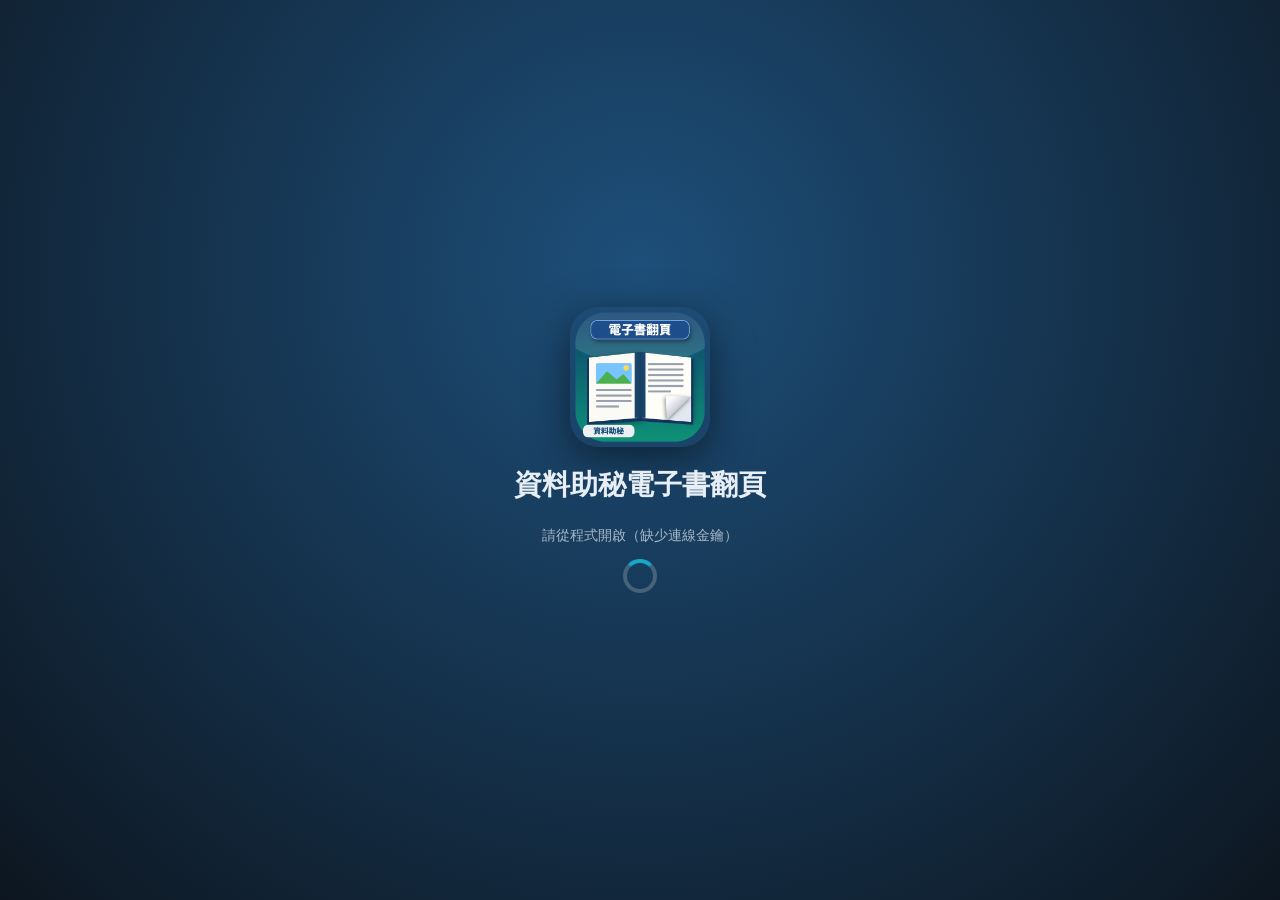
<file: web/index.html>
<!DOCTYPE html>
<html lang="zh-Hant-TW">
<head>
<meta charset="utf-8">
<meta name="viewport" content="width=device-width, initial-scale=1, viewport-fit=cover">
<title>資料助秘電子書翻頁</title>
<link rel="icon" href="assets/icon.png">
<link rel="stylesheet" href="css/base.css">
<link rel="stylesheet" href="css/app.css">
<link rel="stylesheet" href="reader/reader.css">
</head>
<body>
<div id="splash" class="screen show">
  <img src="assets/icon.png" alt="" class="splash-logo">
  <h1>資料助秘電子書翻頁</h1>
  <p id="splash-msg">啟動中，正在準備資料庫…</p>
  <div class="spinner"></div>
</div>

<!-- 登入 -->
<div id="login" class="screen">
  <div class="login-card">
    <img src="assets/icon.png" alt="" class="login-logo">
    <h1>資料助秘電子書翻頁</h1>
    <p class="sub" id="login-sub">請登入</p>
    <div id="login-form"></div>
    <p class="credit" id="credit"></p>
  </div>
</div>

<!-- 書櫃 -->
<div id="home" class="screen">
  <header class="topbar">
    <img src="assets/icon.png" class="tb-logo" alt="">
    <div class="tb-title">資料助秘電子書翻頁</div>
    <div class="spacer"></div>
    <button class="tbtn" id="home-guide" title="語音動態教學">🔊 語音教學</button>
    <button class="tbtn" id="home-user">👤 <span class="uname"></span> ▾</button>
  </header>
  <div class="home-body">
    <div class="home-head">
      <h2>我的書櫃</h2>
      <div class="spacer"></div>
      <button class="btn big" id="btn-sample" title="建立一本示範電子書（使用說明），馬上看看翻頁效果">📘 示範電子書</button>
      <button class="btn primary big" id="btn-new" style="margin-left:8px">＋ 建立電子書</button>
    </div>
    <div id="book-grid" class="book-grid"></div>
  </div>
</div>

<!-- 閱讀 -->
<div id="read" class="screen">
  <header class="topbar slim">
    <button class="tbtn" id="read-back">◀ 回書櫃</button>
    <div class="tb-title" id="read-title"></div>
    <div class="spacer"></div>
    <button class="tbtn" id="read-edit">✎ 編輯這本書</button>
  </header>
  <div id="read-box" class="read-box"></div>
</div>

<!-- 編輯 -->
<div id="editor" class="screen">
  <header class="topbar">
    <button class="tbtn" id="btn-back" title="回到書櫃">◀ 書櫃</button>
    <input id="book-name" class="proj-name" maxlength="120" title="書名（點一下可以改）">
    <nav class="steps">
      <button data-tab="pages" class="step on"><b>1</b> 頁面與互動</button>
      <button data-tab="design" class="step"><b>2</b> 外觀設計</button>
      <button data-tab="publish" class="step"><b>3</b> 發佈</button>
    </nav>
    <div class="spacer"></div>
    <span id="save-state" class="save-state"></span>
    <button class="tbtn" id="btn-undo" title="復原（Ctrl+Z）">↶ 復原</button>
    <button class="tbtn" id="btn-redo" title="重做（Ctrl+Y）">↷ 重做</button>
    <button class="tbtn" id="btn-preview" title="用閱讀器看這本書">📖 預覽</button>
    <button class="tbtn" id="btn-guide" title="語音動態教學">🔊 語音教學</button>
    <button class="tbtn" id="ed-user">👤 <span class="uname"></span> ▾</button>
  </header>
  <main class="ed-main">
    <!-- 1 頁面與互動 -->
    <section id="tab-pages" class="tab on">
      <aside class="pg-list">
        <div class="pane-title">頁面 <span id="pg-count" class="hint"></span>
          <span class="spacer"></span>
          <button class="mini" id="pg-add" title="再匯入頁面（PDF、圖片、簡報…）">＋ 加頁</button>
        </div>
        <div id="pg-thumbs" class="pg-thumbs"></div>
        <div class="pg-tools">
          <button class="mini" id="pg-up" title="往前移">▲</button>
          <button class="mini" id="pg-down" title="往後移">▼</button>
          <button class="mini" id="pg-blank" title="插入空白頁">空白頁</button>
          <button class="mini" id="pg-del" title="刪除這一頁">🗑 刪除</button>
        </div>
      </aside>
      <div class="pg-center">
        <div class="toolbar" id="el-tools">
          <span class="tl-lbl">加入：</span>
          <button class="btn sm" data-add="link" title="在頁面上框一塊可以點的區域：開網頁、跳頁、打電話、跳出視窗">🔗 連結</button>
          <button class="btn sm" data-add="text">T 文字</button>
          <button class="btn sm" data-add="image">🖼 圖片</button>
          <button class="btn sm" data-add="video" title="影片檔、YouTube、Vimeo">🎬 影片</button>
          <button class="btn sm" data-add="audio">🔊 聲音</button>
          <button class="btn sm" data-add="shape">⬟ 圖形</button>
          <button class="btn sm" data-add="button">▭ 按鈕</button>
          <button class="btn sm" data-add="qr">▦ QR 碼</button>
          <div class="spacer"></div>
          <button class="btn sm" id="el-del" title="刪除選取的物件（Delete）">🗑</button>
          <button class="btn sm" id="el-dup" title="複製選取的物件">⧉</button>
        </div>
        <div id="pg-stage" class="pg-stage"><div id="pg-sheet" class="pg-sheet"></div></div>
      </div>
      <aside class="pg-props" id="pg-props"></aside>
    </section>
    <!-- 2 外觀設計 -->
    <section id="tab-design" class="tab">
      <aside class="ds-side" id="ds-side"></aside>
      <div class="ds-preview" id="ds-preview"></div>
    </section>
    <!-- 3 發佈 -->
    <section id="tab-publish" class="tab">
      <div class="pub-main" id="pub-main"></div>
      <aside class="pub-side"><div class="pane-title">發佈紀錄</div><div id="pub-history" class="pub-history"></div></aside>
    </section>
  </main>
</div>

<input type="file" id="file-input" multiple hidden>

<script src="reader/flip.js"></script>
<script src="reader/qrcode.js"></script>
<script src="reader/reader.js"></script>
<script src="js/api.js"></script>
<script src="js/app.js"></script>
<script src="js/import.js"></script>
<script src="js/pages.js"></script>
<script src="js/design.js"></script>
<script src="js/publish.js"></script>
<script src="js/admin.js"></script>
<script src="js/lessons.js"></script>
<script src="js/tutorial.js"></script>
<script>FB.boot();</script>
</body>
</html>
</file>
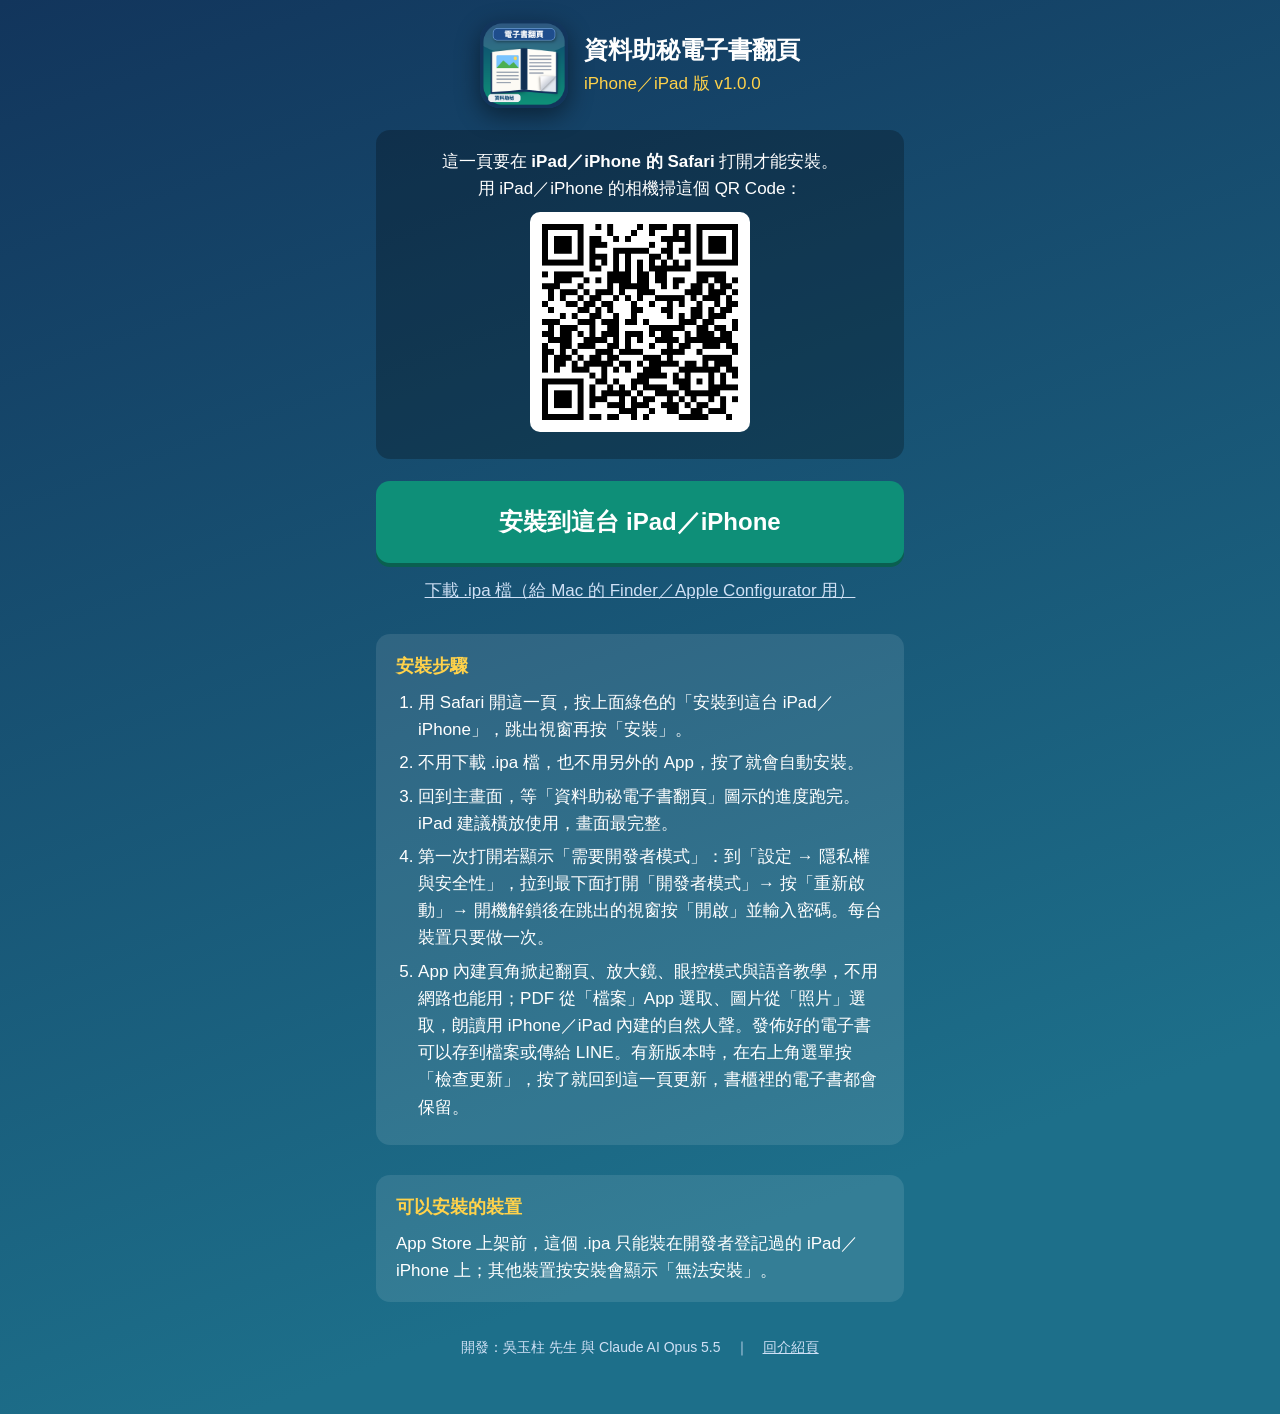
<file: docs/ios/index.html>
<!doctype html>
<html lang="zh-Hant">
<head>
<meta charset="utf-8">
<meta name="viewport" content="width=device-width, initial-scale=1">
<title>安裝資料助秘電子書翻頁（iPhone／iPad）</title>
<link rel="apple-touch-icon" href="icon-180.png">
<style>
  :root { --bg: #1d2530; --card: rgba(255,255,255,.10); --fg: #ffffff; --dim: #cfe0f5; --gold: #FFD24A; --red: #0E8F78; }
  * { box-sizing: border-box; }
  body { margin: 0; background: linear-gradient(160deg, #12355c, #1d6f8a 80%); color: var(--fg); font: 17px/1.6 -apple-system, "PingFang TC", "Noto Sans TC", sans-serif; min-height: 100vh; }
  main { max-width: 560px; margin: 0 auto; padding: 20px 16px 56px; text-align: center; }
  .head { display: flex; align-items: center; justify-content: center; gap: 16px; text-align: left; }
  img.icon { width: 88px; height: 88px; border-radius: 20px; box-shadow: 0 8px 24px rgba(0,0,0,.45); }
  h1 { margin: 0; font-size: 24px; }
  .ver { color: var(--gold); margin: 0; }
  .install { margin-top: 22px; }
  a.btn { display: block; padding: 22px 16px; border-radius: 14px; background: var(--red); color: #fff; font-size: 24px; font-weight: 700; text-decoration: none; box-shadow: 0 4px 0 #0a5f50; }
  a.btn:active { transform: translateY(2px); box-shadow: 0 2px 0 #0a5f50; }
  a.sub { display: inline-block; margin-top: 14px; color: var(--dim); }
  .card { margin-top: 30px; padding: 18px 20px; background: var(--card); border-radius: 14px; text-align: left; }
  .card h2 { margin: 0 0 8px; font-size: 18px; color: var(--gold); }
  ol { margin: 0; padding-left: 1.3em; }
  li { margin: 6px 0; }
  .pc { display: none; margin-top: 22px; padding: 18px; border-radius: 14px; background: rgba(0,0,0,.25); }
  .pc img { width: 220px; height: 220px; background: #fff; border-radius: 10px; margin-top: 10px; }
  html.is-pc .pc { display: block; }
  html.is-ios a.sub { display: none; }
  footer { margin-top: 34px; color: var(--dim); font-size: 14px; }
</style>
</head>
<body>
<main>
  <div class="head">
    <img class="icon" src="icon-512.png" alt="資料助秘電子書翻頁圖示">
    <div><h1>資料助秘電子書翻頁</h1><p class="ver" id="ver">iPhone／iPad 版</p></div>
  </div>
  <div class="pc">這一頁要在 <b>iPad／iPhone 的 Safari</b> 打開才能安裝。<br>用 iPad／iPhone 的相機掃這個 QR Code：<br><img src="qr.png" alt="安裝頁 QR Code"></div>
  <div class="install"><a class="btn" href="itms-services://?action=download-manifest&amp;url=https://achir1015.github.io/zms-flipbook/ios/manifest.plist">安裝到這台 iPad／iPhone</a>
  <a class="sub" href="https://github.com/achir1015/zms-flipbook/releases/latest/download/ZMSFlipbook-ios.ipa">下載 .ipa 檔（給 Mac 的 Finder／Apple Configurator 用）</a></div>
  <div class="card">
    <h2>安裝步驟</h2>
    <ol>
      <li>用 Safari 開這一頁，按上面綠色的「安裝到這台 iPad／iPhone」，跳出視窗再按「安裝」。</li>
      <li>不用下載 .ipa 檔，也不用另外的 App，按了就會自動安裝。</li>
      <li>回到主畫面，等「資料助秘電子書翻頁」圖示的進度跑完。iPad 建議橫放使用，畫面最完整。</li>
      <li>第一次打開若顯示「需要開發者模式」：到「設定 → 隱私權與安全性」，拉到最下面打開「開發者模式」→ 按「重新啟動」→ 開機解鎖後在跳出的視窗按「開啟」並輸入密碼。每台裝置只要做一次。</li>
      <li>App 內建頁角掀起翻頁、放大鏡、眼控模式與語音教學，不用網路也能用；PDF 從「檔案」App 選取、圖片從「照片」選取，朗讀用 iPhone／iPad 內建的自然人聲。發佈好的電子書可以存到檔案或傳給 LINE。有新版本時，在右上角選單按「檢查更新」，按了就回到這一頁更新，書櫃裡的電子書都會保留。</li>
    </ol>
  </div>
  <div class="card">
    <h2>可以安裝的裝置</h2>
    <p style="margin:0">App Store 上架前，這個 .ipa 只能裝在開發者登記過的 iPad／iPhone 上；其他裝置按安裝會顯示「無法安裝」。</p>
  </div>
  <footer>開發：吳玉柱 先生 與 Claude AI Opus 5.5　｜　<a href="../" style="color:var(--dim)">回介紹頁</a></footer>
</main>
<script>
  // 電腦開啟時多顯示 QR Code 讓 iPad／iPhone 掃；
  // iPad 的 Safari 預設送電腦版 UA（Macintosh），要用觸控點數判斷
  var ios = /iPad|iPhone|iPod/.test(navigator.userAgent) || (/Macintosh/.test(navigator.userAgent) && navigator.maxTouchPoints > 1);
  document.documentElement.className = ios ? 'is-ios' : 'is-pc';
  fetch('manifest.plist').then(function (r) { return r.text(); }).then(function (t) {
    var m = t.match(/<key>bundle-version<\/key>\s*<string>([^<]+)<\/string>/);
    if (m) document.getElementById('ver').textContent = 'iPhone／iPad 版 v' + m[1];
  }).catch(function () {});
</script>
</body>
</html>
</file>
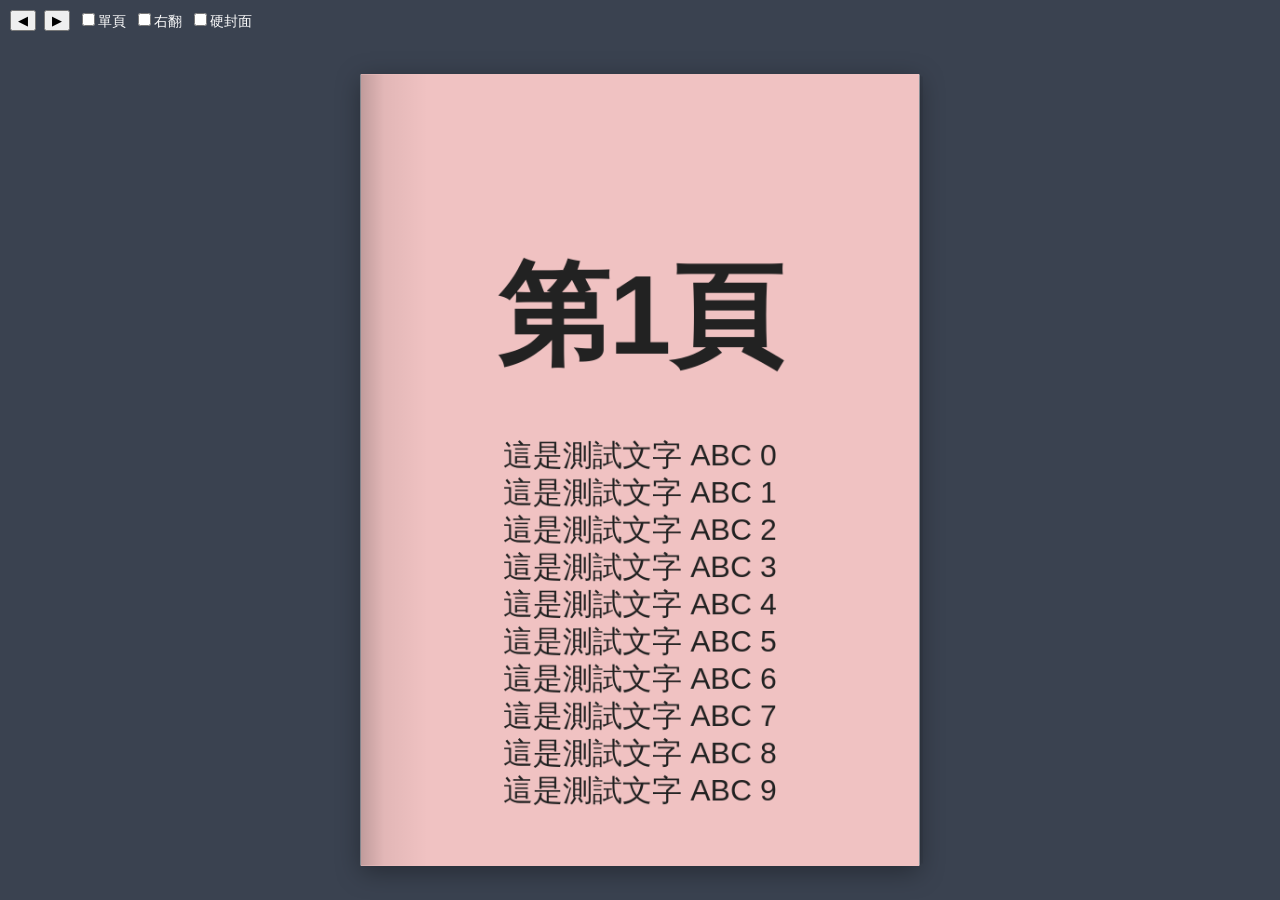
<file: web/test-flip.html>
<!DOCTYPE html>
<html lang="zh-Hant-TW"><head><meta charset="utf-8"><title>翻頁引擎測試</title>
<style>html,body{margin:0;height:100%;background:#3a4250}#cv{width:100%;height:calc(100% - 40px);display:block;touch-action:none}
#bar{height:40px;display:flex;gap:8px;align-items:center;padding:0 10px;color:#fff;font:14px sans-serif}</style></head>
<body><div id="bar"><button id="p">◀</button><button id="n">▶</button><label><input type="checkbox" id="s">單頁</label><label><input type="checkbox" id="r">右翻</label><label><input type="checkbox" id="h">硬封面</label><span id="info"></span></div>
<canvas id="cv"></canvas>
<script src="reader/flip.js"></script>
<script>
const N = 12, imgs = [];
for (let i = 0; i < N; i++) {
  const c = document.createElement('canvas'); c.width = 600; c.height = 850;
  const x = c.getContext('2d');
  x.fillStyle = `hsl(${i * 30},60%,85%)`; x.fillRect(0, 0, 600, 850);
  x.fillStyle = '#222'; x.font = 'bold 120px sans-serif'; x.textAlign = 'center'; x.fillText('第' + (i + 1) + '頁', 300, 300);
  x.font = '32px sans-serif'; for (let k = 0; k < 10; k++) x.fillText('這是測試文字 ABC ' + k, 300, 420 + k * 40);
  const im = new Image(); im.src = c.toDataURL(); imgs.push(im);
}
const fl = new FB.Flip(document.getElementById('cv'), { count: N, aspect: 600 / 850, image: (i) => imgs[i], center: true,
  onChange: (k) => info.textContent = '跨頁 ' + k });
window.fl = fl;
imgs[0].onload = () => fl.draw();
p.onclick = () => fl.prev(); n.onclick = () => fl.next();
s.onchange = () => fl.set({ single: s.checked }); r.onchange = () => fl.set({ rtl: r.checked }); h.onchange = () => fl.set({ hard: h.checked });
window.onresize = () => fl.resize();
</script></body></html>
</file>
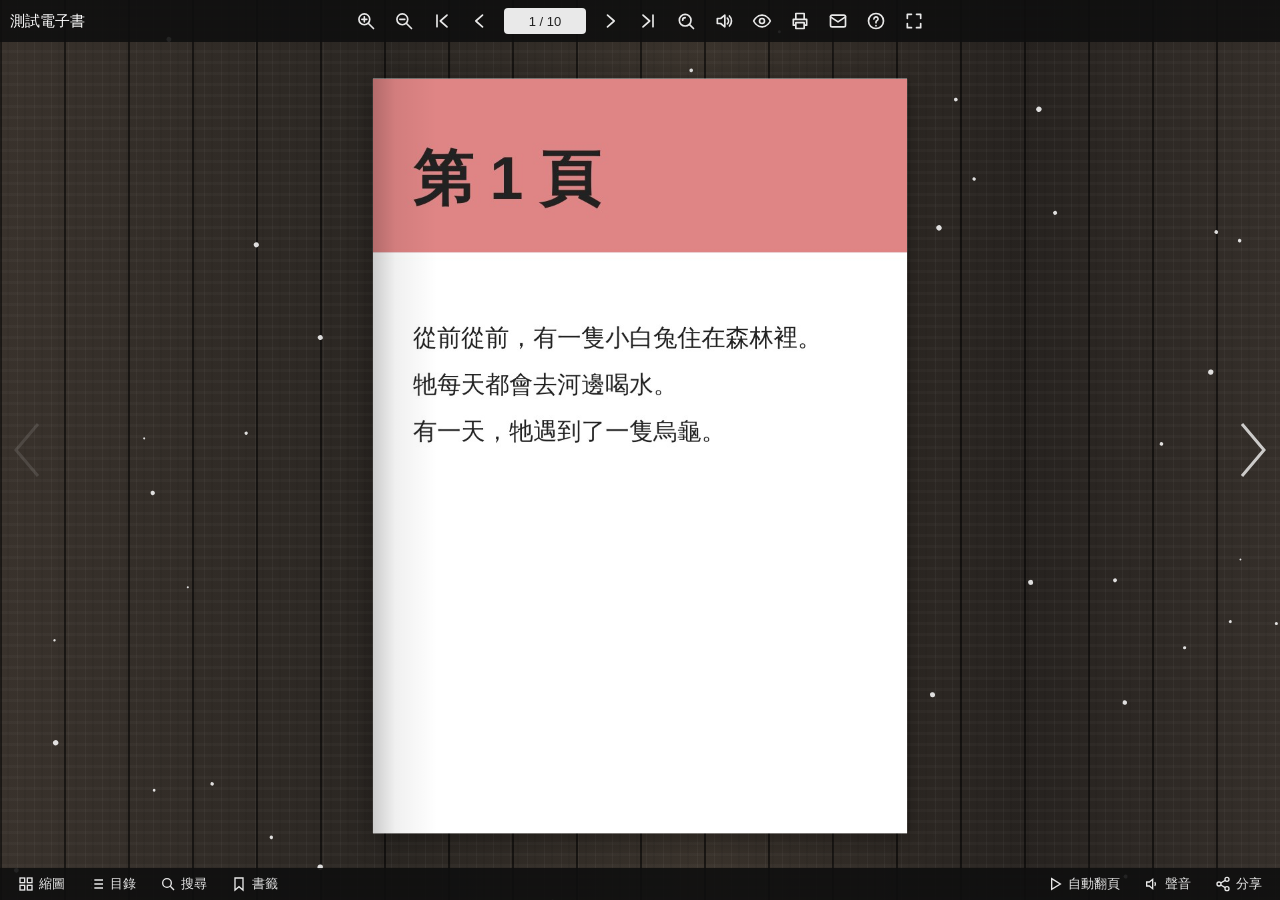
<file: web/test-reader.html>
<!DOCTYPE html>
<html lang="zh-Hant-TW"><head><meta charset="utf-8"><meta name="viewport" content="width=device-width,initial-scale=1"><title>閱讀器測試</title>
<link rel="stylesheet" href="reader/reader.css"><style>html,body{margin:0;height:100%}#r{position:absolute;inset:0}</style></head>
<body><div id="r"></div>
<script src="reader/flip.js"></script><script src="reader/qrcode.js"></script><script src="reader/reader.js"></script>
<script>
const pages = [];
for (let i = 0; i < 10; i++) {
  const c = document.createElement('canvas'); c.width = 800; c.height = 1130;
  const x = c.getContext('2d');
  x.fillStyle = '#fff'; x.fillRect(0, 0, 800, 1130);
  x.fillStyle = `hsl(${i * 36},60%,70%)`; x.fillRect(0, 0, 800, 260);
  x.fillStyle = '#222'; x.font = 'bold 90px sans-serif'; x.fillText('第 ' + (i + 1) + ' 頁', 60, 180);
  x.font = '36px sans-serif';
  const lines = ['從前從前，有一隻小白兔住在森林裡。', '牠每天都會去河邊喝水。', '有一天，牠遇到了一隻烏龜。'];
  const runs = [];
  lines.forEach((t, k) => { x.fillText(t, 60, 400 + k * 70); const w = x.measureText(t).width; runs.push([t, 60 / 800, (400 + k * 70 - 34) / 1130, w / 800, 44 / 1130, 1]); });
  pages.push({ src: c.toDataURL('image/jpeg', 0.9), w: 800, h: 1130, text: lines.join('\n'), runs,
    items: i === 1 ? [{ type: 'link', x: 0.07, y: 0.32, w: 0.5, h: 0.05, action: { kind: 'url', value: 'example.com' } }, { type: 'qr', x: 0.6, y: 0.7, w: 0.3, h: 0.21, text: 'https://example.com' }, { type: 'shape', shape: 'star', x: 0.1, y: 0.7, w: 0.2, h: 0.14, anim: 'bounce' }, { type: 'button', text: '跳到第 5 頁', x: 0.35, y: 0.75, w: 0.22, h: 0.06, action: { kind: 'page', value: 5 } }] : [] });
}
window.R = FB.Reader.mount(document.getElementById('r'), { id: 't', title: '測試電子書', pages, toc: [{ title: '第一章', page: 1, children: [{ title: '小白兔', page: 2 }] }, { title: '第二章', page: 5 }], settings: { scene: 'snow' } }, {});
</script></body></html>
</file>
<file: web/css/base.css>
:root {
  --bg: #1b222c; --bg2: #232c38; --bg3: #2c3746; --line: #3a4757; --fg: #e8eef5; --fg2: #a9b6c6;
  --acc: #19a7c9; --acc2: #0f8fb0; --ok: #39b26b; --warn: #f0a531; --bad: #e5534b; --sel: #f7b733;
  --tb1: #10406e; --tb2: #0f8a7a;
}
* { box-sizing: border-box; }
html, body { margin: 0; height: 100%; background: var(--bg); color: var(--fg); font: 14px/1.45 "Microsoft JhengHei", "Noto Sans TC", sans-serif; overflow: hidden; user-select: none; }
input, textarea, select, button { font: inherit; color: inherit; }
input, textarea { user-select: text; }
.screen { position: fixed; inset: 0; display: none; flex-direction: column; }
.screen.show { display: flex; }
.hidden { display: none !important; }
.spacer { flex: 1; }
.hint { color: var(--fg2); font-size: 12px; padding: 6px 10px; }

/* 按鈕與欄位 */
.btn { background: var(--bg3); border: 1px solid var(--line); border-radius: 6px; padding: 6px 12px; cursor: pointer; white-space: nowrap; }
.btn:hover { border-color: var(--acc); }
.btn.primary { background: linear-gradient(180deg, #23b6d8, #128fb0); border-color: #0d7f9e; color: #fff; font-weight: 600; }
.btn.danger { background: #a83a34; border-color: #c44; color: #fff; }
.btn.big { padding: 10px 20px; font-size: 16px; }
.btn.sm { padding: 3px 9px; font-size: 13px; }
.btn:disabled { opacity: .45; cursor: not-allowed; }
.mini { background: var(--bg3); border: 1px solid var(--line); border-radius: 4px; padding: 0 7px; cursor: pointer; font-size: 12px; line-height: 20px; }
.mini:hover { border-color: var(--acc); }
.inp, select, textarea.inp { background: #151b23; border: 1px solid var(--line); border-radius: 5px; padding: 6px 8px; width: 100%; }
select { width: auto; }
.inp:focus, select:focus, textarea:focus { outline: none; border-color: var(--acc); }
.num { width: 64px; background: #151b23; border: 1px solid var(--line); border-radius: 4px; padding: 3px 5px; }
.fld { display: block; margin: 8px 0; color: var(--fg2); font-size: 13px; }
.fld > input, .fld > select, .fld > textarea { margin-top: 3px; color: var(--fg); }
.inline { display: inline-flex; align-items: center; gap: 6px; color: var(--fg2); font-size: 13px; }
.row { display: flex; gap: 8px; align-items: center; }
.row > * { flex: 1; }
input[type=range] { accent-color: var(--acc); }
input[type=color] { width: 40px; height: 26px; padding: 0; border: 1px solid var(--line); background: none; border-radius: 4px; }

/* 啟動畫面與登入 */
#splash { align-items: center; justify-content: center; background: radial-gradient(circle at 50% 30%, #1d4f7a, #0d1620); }
.splash-logo { width: 140px; border-radius: 28px; box-shadow: 0 10px 40px rgba(0,0,0,.5); }
#splash h1 { margin: 18px 0 6px; font-size: 28px; }
#splash p { color: var(--fg2); }
.spinner { width: 34px; height: 34px; border: 4px solid rgba(255,255,255,.2); border-top-color: var(--acc); border-radius: 50%; animation: spin 0.9s linear infinite; }
@keyframes spin { to { transform: rotate(360deg); } }
#login { align-items: center; justify-content: center; background: radial-gradient(circle at 30% 20%, #1d4f7a, #0d1620 70%); }
.login-card { width: 400px; background: rgba(35,44,56,.95); border: 1px solid var(--line); border-radius: 16px; padding: 30px 34px; text-align: center; box-shadow: 0 20px 60px rgba(0,0,0,.5); }
.login-logo { width: 96px; border-radius: 22px; }
.login-card h1 { font-size: 22px; margin: 12px 0 2px; }
.login-card .sub { color: var(--fg2); margin: 0 0 14px; }
.login-card .fld { text-align: left; }
.login-card .btn { width: 100%; margin-top: 12px; padding: 10px; font-size: 16px; }
.credit { color: var(--fg2); font-size: 12px; margin-top: 18px; }

/* 上方列 */
.topbar { height: 52px; flex: none; display: flex; align-items: center; gap: 8px; padding: 0 12px; background: linear-gradient(90deg, var(--tb1), var(--tb2)); box-shadow: 0 2px 8px rgba(0,0,0,.35); z-index: 5; }
.tb-logo { width: 34px; height: 34px; border-radius: 8px; }
.tb-title { font-size: 18px; font-weight: 700; letter-spacing: 1px; }
.tbtn { background: rgba(255,255,255,.12); border: 1px solid rgba(255,255,255,.18); color: #fff; border-radius: 6px; padding: 5px 10px; cursor: pointer; white-space: nowrap; }
.tbtn:hover { background: rgba(255,255,255,.22); }
.tbtn:disabled { opacity: .4; }
.proj-name { width: 220px; background: rgba(0,0,0,.2); border: 1px solid transparent; border-radius: 6px; color: #fff; font-size: 16px; font-weight: 600; padding: 5px 8px; }
.proj-name:hover, .proj-name:focus { border-color: rgba(255,255,255,.4); outline: none; }
.steps { display: flex; margin-left: 10px; background: rgba(0,0,0,.22); border-radius: 8px; padding: 3px; }
.step { background: none; border: none; color: #d6e6f5; padding: 6px 16px; border-radius: 6px; cursor: pointer; font-size: 15px; }
.step b { display: inline-block; width: 20px; height: 20px; line-height: 20px; border-radius: 50%; background: rgba(255,255,255,.2); margin-right: 5px; font-size: 12px; }
.step.on { background: #fff; color: #0f4a75; font-weight: 700; }
.step.on b { background: var(--acc); color: #fff; }
.save-state { color: #cfe; font-size: 12px; margin-right: 4px; }

/* 相簿清單 */
.home-body { flex: 1; overflow: auto; padding: 20px 28px; }
.home-head { display: flex; align-items: center; margin-bottom: 16px; }
.home-head h2 { margin: 0; }
.project-grid { display: grid; grid-template-columns: repeat(auto-fill, minmax(230px, 1fr)); gap: 18px; }
.pcard { background: var(--bg2); border: 1px solid var(--line); border-radius: 12px; overflow: hidden; cursor: pointer; transition: transform .12s, border-color .12s; }
.pcard:hover { transform: translateY(-2px); border-color: var(--acc); }
.pcard .thumb { height: 140px; background: #0c1117 center/cover no-repeat; display: flex; align-items: center; justify-content: center; font-size: 46px; color: #3a4757; }
.pcard .info { padding: 9px 12px; }
.pcard .name { font-weight: 700; font-size: 15px; overflow: hidden; text-overflow: ellipsis; white-space: nowrap; }
.pcard .meta { color: var(--fg2); font-size: 12px; display: flex; gap: 8px; flex-wrap: wrap; }
.pcard .acts { display: flex; gap: 4px; padding: 0 10px 10px; }
.pcard .acts .mini { flex: 1; }
.badge { background: var(--acc2); color: #fff; border-radius: 10px; padding: 0 7px; font-size: 11px; }
.empty { color: var(--fg2); text-align: center; padding: 60px 0; font-size: 16px; }

/* 編輯主區 */
.ed-main { flex: 1; display: flex; flex-direction: column; min-height: 0; }
.tab { flex: 1; display: none; min-height: 0; }
.tab.on { display: flex; }
.pane-title { padding: 8px 10px; font-weight: 700; color: var(--fg2); display: flex; align-items: center; justify-content: space-between; border-bottom: 1px solid var(--line); }
.shows { width: 190px; background: var(--bg2); border-right: 1px solid var(--line); display: flex; flex-direction: column; }
#show-list { flex: 1; overflow: auto; padding: 6px; }
.show-it { padding: 8px; border-radius: 8px; border: 2px solid transparent; cursor: pointer; margin-bottom: 6px; background: var(--bg3); }
.show-it.on { border-color: var(--sel); }
.show-it .t { font-weight: 600; }
.show-it .m { color: var(--fg2); font-size: 12px; }
.show-it .acts { display: none; gap: 3px; margin-top: 4px; flex-wrap: wrap; }
.show-it .acts .mini { white-space: nowrap; padding: 0 5px; }
.show-it.on .acts { display: flex; }
.org-center { flex: 1; display: flex; flex-direction: column; min-width: 0; position: relative; }
.toolbar { display: flex; align-items: center; gap: 6px; padding: 8px 10px; border-bottom: 1px solid var(--line); background: var(--bg2); flex-wrap: wrap; }
.org-grid { flex: 1; overflow: auto; padding: 12px; display: flex; flex-wrap: wrap; align-content: flex-start; gap: 12px; }
.org-grid.drag { outline: 3px dashed var(--acc); outline-offset: -8px; }
.drop-hint { position: absolute; top: 50%; left: 50%; transform: translate(-50%,-50%); color: var(--fg2); font-size: 17px; pointer-events: none; text-align: center; }
.tile { width: 150px; background: var(--bg3); border: 2px solid transparent; border-radius: 8px; overflow: hidden; cursor: pointer; position: relative; }
.tile.sel { border-color: var(--sel); }
.tile.dragover { border-color: var(--acc); transform: scale(1.03); }
.tile .im { height: 100px; background: #000 center/contain no-repeat; position: relative; }
.tile .num { position: absolute; left: 4px; top: 4px; background: rgba(0,0,0,.6); border-radius: 4px; padding: 0 5px; font-size: 11px; }
.tile .kind { position: absolute; right: 4px; top: 4px; background: rgba(0,0,0,.6); border-radius: 4px; padding: 0 5px; font-size: 11px; }
.tile .cap { padding: 3px 6px; font-size: 12px; display: flex; justify-content: space-between; color: var(--fg2); }
.tile .cap .n { overflow: hidden; text-overflow: ellipsis; white-space: nowrap; max-width: 92px; }
.org-right { width: 430px; background: var(--bg2); border-left: 1px solid var(--line); display: flex; flex-direction: column; min-height: 0; }
.props { flex: 1; overflow: auto; padding: 10px 14px; }
.props h4 { margin: 6px 0; color: var(--fg2); }

/* 播放器 */
.player { display: flex; flex-direction: column; background: #000; }
.player .stage { position: relative; flex: 1; display: flex; align-items: center; justify-content: center; min-height: 0; overflow: hidden; }
.player canvas.view { max-width: 100%; max-height: 100%; background: #000; box-shadow: 0 0 0 1px #222; }
.player .overlay { position: absolute; pointer-events: none; }
.player .ctrl { display: flex; align-items: center; gap: 8px; padding: 5px 8px; background: #11161d; }
.player .ctrl button { background: none; border: none; color: #fff; font-size: 18px; cursor: pointer; width: 30px; }
.player .seek { flex: 1; }
.player .time { font-family: Consolas, monospace; font-size: 12px; color: var(--fg2); min-width: 110px; text-align: right; }
.player .handle { position: absolute; border: 2px dashed var(--sel); pointer-events: auto; cursor: move; }
.player .handle .rs { position: absolute; right: -7px; bottom: -7px; width: 13px; height: 13px; background: var(--sel); border-radius: 50%; cursor: nwse-resize; }
.org-right .player { height: 280px; flex: none; }
.pz-center { flex: 1; display: flex; flex-direction: column; min-width: 0; background: #0b0f14; }
.pz-center .player-slot, .pz-center .player { flex: 1; min-height: 0; display: flex; }
.pz-center .player { width: 100%; }

/* 個人化：素材庫 */
.lib { width: 360px; display: flex; background: var(--bg2); border-right: 1px solid var(--line); min-height: 0; }
.lib-tabs { width: 92px; border-right: 1px solid var(--line); overflow: auto; background: #1f2731; }
.lib-tabs button { display: block; width: 100%; background: none; border: none; border-left: 3px solid transparent; color: var(--fg2); text-align: left; padding: 10px 8px; cursor: pointer; font-size: 13px; }
.lib-tabs button.on { background: var(--bg3); color: #fff; border-left-color: var(--acc); font-weight: 700; }
.lib-body { flex: 1; overflow: auto; padding: 8px; min-width: 0; }
.lib-body h5 { margin: 10px 2px 6px; color: var(--fg2); font-size: 12px; }
.chips { display: flex; flex-wrap: wrap; gap: 4px; margin-bottom: 8px; }
.chip { background: var(--bg3); border: 1px solid var(--line); border-radius: 12px; padding: 1px 9px; font-size: 12px; cursor: pointer; }
.chip.on { background: var(--acc2); border-color: var(--acc); color: #fff; }
.cards { display: grid; grid-template-columns: repeat(2, 1fr); gap: 7px; }
.cards.c3 { grid-template-columns: repeat(3, 1fr); }
.card { background: var(--bg3); border: 2px solid transparent; border-radius: 7px; overflow: hidden; cursor: pointer; text-align: center; font-size: 12px; position: relative; }
.card:hover { border-color: var(--acc); }
.card.on { border-color: var(--sel); }
.card canvas, .card img.pv { display: block; width: 100%; aspect-ratio: 16/9; background: #000; object-fit: contain; }
.card .nm { padding: 2px 3px; white-space: nowrap; overflow: hidden; text-overflow: ellipsis; }
.card .tag3d { position: absolute; top: 3px; right: 3px; background: #e5534b; color: #fff; border-radius: 3px; font-size: 10px; padding: 0 4px; }
.card .fav { position: absolute; top: 2px; left: 4px; color: #ffd54f; }
.clipgrid { display: grid; grid-template-columns: repeat(4, 1fr); gap: 5px; }
.clipgrid .card img { width: 100%; aspect-ratio: 1; object-fit: contain; padding: 4px; background: #1a212b; }
.lib-actions { position: sticky; bottom: -8px; background: var(--bg2); padding: 8px 0; display: flex; gap: 6px; border-top: 1px solid var(--line); margin-top: 8px; }

/* 屬性 */
.inspector { width: 300px; background: var(--bg2); border-left: 1px solid var(--line); overflow: auto; padding: 10px 12px; }
.inspector h3 { margin: 2px 0 8px; font-size: 15px; }
.inspector .sec { border-top: 1px solid var(--line); padding-top: 6px; margin-top: 8px; }
.inspector textarea { min-height: 70px; resize: vertical; }
.sw { display: inline-block; width: 22px; height: 22px; border-radius: 4px; border: 2px solid transparent; cursor: pointer; margin: 2px; vertical-align: middle; }
.sw.on { border-color: #fff; }

/* 下方腳本／時間軸 */
.bottom { flex: none; height: 230px; background: #151b23; border-top: 2px solid #0d1117; display: flex; flex-direction: column; }
#editor.tab-create .bottom { display: none; }
.bottom-bar { display: flex; align-items: center; gap: 6px; padding: 5px 8px; background: #1d2530; border-bottom: 1px solid var(--line); }
.seg { display: flex; border: 1px solid var(--line); border-radius: 6px; overflow: hidden; }
.seg button { background: var(--bg3); border: none; padding: 3px 10px; cursor: pointer; color: var(--fg2); }
.seg button.on { background: var(--acc2); color: #fff; }
.zoomlbl input { width: 120px; }
.storyboard { flex: 1; overflow-x: auto; overflow-y: hidden; display: flex; align-items: center; padding: 8px 10px; gap: 0; }
.sb-item { flex: none; width: 128px; background: var(--bg3); border: 2px solid transparent; border-radius: 7px; overflow: hidden; cursor: pointer; }
.sb-item.sel { border-color: var(--sel); }
.sb-item.playing { box-shadow: 0 0 0 2px var(--acc); }
.sb-item .im { height: 72px; background: #000 center/contain no-repeat; position: relative; }
.sb-item .cap { font-size: 11px; padding: 2px 5px; color: var(--fg2); display: flex; justify-content: space-between; }
.sb-trans { flex: none; width: 46px; height: 46px; margin: 0 4px; border-radius: 8px; background: #26303c; border: 2px dashed #3a4757; display: flex; align-items: center; justify-content: center; font-size: 10px; text-align: center; cursor: pointer; color: var(--fg2); line-height: 1.1; padding: 2px; overflow: hidden; }
.sb-trans.sel { border-color: var(--sel); border-style: solid; }
.sb-trans.dragover, .sb-item.dragover { border-color: var(--acc); }
.timeline { flex: 1; position: relative; overflow: auto; }
.tl-inner { position: relative; min-height: 100%; }
.tl-ruler { position: sticky; top: 0; height: 20px; background: #1d2530; z-index: 3; border-bottom: 1px solid var(--line); }
.tl-ruler span { position: absolute; top: 2px; font-size: 10px; color: var(--fg2); transform: translateX(-50%); }
.tl-ruler i { position: absolute; bottom: 0; width: 1px; height: 6px; background: var(--fg2); }
.tl-track { position: relative; height: 28px; border-bottom: 1px solid #222b36; }
.tl-track.main { height: 52px; }
.tl-label { position: sticky; left: 0; z-index: 2; width: 74px; height: 100%; background: #1d2530; border-right: 1px solid var(--line); font-size: 11px; color: var(--fg2); display: flex; align-items: center; padding-left: 6px; float: left; }
.tl-clip { position: absolute; top: 3px; bottom: 3px; border-radius: 4px; background: #355b86; border: 1px solid #4f7fb5; font-size: 11px; color: #fff; overflow: hidden; white-space: nowrap; padding: 0 5px; cursor: grab; display: flex; align-items: center; }
.tl-clip.sel { outline: 2px solid var(--sel); z-index: 2; }
.tl-clip.photo, .tl-clip.video, .tl-clip.card { background: #2a3a4c center left/auto 100% repeat-x; }
.tl-clip.title { background: #7a4fb0; border-color: #a77de0; }
.tl-clip.clip { background: #b0743a; border-color: #e0a060; }
.tl-clip.effect { background: #3a8a6a; border-color: #5fc49a; }
.tl-clip.music { background: #2f6e8f; border-color: #4fa7d0; }
.tl-clip.voice { background: #8f3f5f; border-color: #d0608a; }
.tl-clip .rz { position: absolute; right: 0; top: 0; bottom: 0; width: 7px; cursor: ew-resize; background: rgba(255,255,255,.18); }
.tl-clip .tr { position: absolute; right: 0; top: 0; bottom: 0; background: repeating-linear-gradient(45deg, rgba(255,255,255,.25) 0 4px, transparent 4px 8px); pointer-events: none; }
.tl-clip .lbl { position: relative; text-shadow: 0 1px 2px #000; }
.tl-head { position: absolute; top: 0; bottom: 0; width: 2px; background: #ff4d4d; z-index: 4; pointer-events: none; }
.tl-head::before { content: ""; position: absolute; top: 0; left: -6px; border: 7px solid transparent; border-top-color: #ff4d4d; }
.tl-empty { position: absolute; left: 90px; top: 4px; font-size: 11px; color: #56657a; pointer-events: none; }

/* 製作 */
.out-cats { width: 210px; background: var(--bg2); border-right: 1px solid var(--line); padding: 8px; overflow: auto; }
.out-cat { padding: 10px 10px; border-radius: 8px; cursor: pointer; margin-bottom: 4px; }
.out-cat:hover { background: var(--bg3); }
.out-cat.on { background: var(--acc2); color: #fff; }
.out-cat small { display: block; color: var(--fg2); font-size: 11px; }
.out-cat.on small { color: #d8f4fb; }
.out-center { flex: 1; display: flex; flex-direction: column; min-width: 0; overflow: auto; padding: 12px 16px; }
.out-presets { display: grid; grid-template-columns: repeat(auto-fill, minmax(190px, 1fr)); gap: 8px; }
.preset { background: var(--bg2); border: 2px solid var(--line); border-radius: 8px; padding: 8px 10px; cursor: pointer; }
.preset.on { border-color: var(--sel); background: #2d3a2a; }
.preset b { display: block; }
.preset small { color: var(--fg2); }
.out-settings { margin-top: 14px; background: var(--bg2); border: 1px solid var(--line); border-radius: 10px; padding: 12px 16px; }
.out-settings .go { font-size: 18px; padding: 12px 30px; }
.progress { height: 14px; background: #10151c; border-radius: 7px; overflow: hidden; border: 1px solid var(--line); }
.progress > div { height: 100%; background: linear-gradient(90deg, #19a7c9, #39b26b); width: 0; transition: width .2s; }
.out-right { width: 420px; background: var(--bg2); border-left: 1px solid var(--line); display: flex; flex-direction: column; min-height: 0; }
.out-right .player { height: 260px; flex: none; }
.out-history { flex: 1; overflow: auto; padding: 10px; font-size: 13px; }
.hist { border-bottom: 1px solid var(--line); padding: 6px 2px; }
.hist .p { color: var(--fg2); font-size: 12px; word-break: break-all; }

/* 對話框、提示 */
.dlg-wrap { position: fixed; inset: 0; background: rgba(0,0,0,.55); display: flex; align-items: center; justify-content: center; z-index: 100; }
.dlg { background: var(--bg2); border: 1px solid var(--line); border-radius: 12px; min-width: 360px; max-width: 94vw; max-height: 92vh; display: flex; flex-direction: column; box-shadow: 0 20px 60px rgba(0,0,0,.6); }
.dlg-head { display: flex; justify-content: space-between; align-items: center; padding: 10px 16px; border-bottom: 1px solid var(--line); font-weight: 700; font-size: 16px; }
.dlg-head .x { background: none; border: none; color: var(--fg2); font-size: 18px; cursor: pointer; }
.dlg-body { padding: 12px 18px; overflow: auto; }
.dlg-foot { display: flex; justify-content: flex-end; gap: 8px; padding: 10px 16px; border-top: 1px solid var(--line); }
#toasts { position: fixed; right: 18px; bottom: 18px; display: flex; flex-direction: column; gap: 8px; z-index: 300; }
.toast { background: #2e3c4d; border-left: 4px solid var(--acc); padding: 10px 14px; border-radius: 6px; box-shadow: 0 6px 20px rgba(0,0,0,.4); max-width: 420px; transition: opacity .5s; white-space: pre-wrap; }
.toast.err { border-left-color: var(--bad); }
.toast.ok { border-left-color: var(--ok); }
.toast.out { opacity: 0; }
.busy { position: fixed; inset: 0; background: rgba(0,0,0,.5); z-index: 200; display: flex; align-items: center; justify-content: center; }
.busy-box { background: var(--bg2); border-radius: 12px; padding: 22px 30px; display: flex; align-items: center; gap: 14px; min-width: 300px; }
.menu { position: fixed; background: var(--bg2); border: 1px solid var(--line); border-radius: 8px; box-shadow: 0 10px 30px rgba(0,0,0,.5); padding: 4px; z-index: 150; min-width: 190px; }
.menu button { display: block; width: 100%; text-align: left; background: none; border: none; padding: 7px 12px; border-radius: 5px; cursor: pointer; }
.menu button:hover { background: var(--bg3); }
.menu hr { border: none; border-top: 1px solid var(--line); margin: 4px 0; }
table.grid { border-collapse: collapse; width: 100%; font-size: 13px; }
table.grid th, table.grid td { border-bottom: 1px solid var(--line); padding: 5px 6px; text-align: left; }
table.grid th { color: var(--fg2); font-weight: 600; }

/* 相片編輯 */
.ed-wrap { display: flex; gap: 14px; }
.ed-stage { position: relative; width: 640px; height: 460px; background: #0b0f14; display: flex; align-items: center; justify-content: center; border-radius: 8px; overflow: hidden; }
.ed-stage canvas { max-width: 100%; max-height: 100%; }
.ed-side { width: 300px; max-height: 70vh; overflow: auto; }
.crop-box { position: absolute; border: 2px solid #fff; box-shadow: 0 0 0 9999px rgba(0,0,0,.55); cursor: move; }
.crop-box .h { position: absolute; width: 14px; height: 14px; background: #fff; border-radius: 50%; }
.redeye-ring { position: absolute; border: 2px solid #ff5252; border-radius: 50%; pointer-events: none; }
.fxgrid { display: grid; grid-template-columns: repeat(3, 1fr); gap: 5px; }
.fxgrid .card canvas { aspect-ratio: 4/3; }
.tabs2 { display: flex; gap: 2px; border-bottom: 1px solid var(--line); margin-bottom: 8px; }
.tabs2 button { background: none; border: none; padding: 6px 10px; cursor: pointer; color: var(--fg2); border-bottom: 2px solid transparent; }
.tabs2 button.on { color: #fff; border-bottom-color: var(--acc); }

/* 語音教學 */
.guide-mask { position: fixed; inset: 0; z-index: 400; pointer-events: none; }
.guide-hole { position: fixed; border-radius: 10px; box-shadow: 0 0 0 9999px rgba(0,0,0,.6), 0 0 0 3px var(--sel), 0 0 24px 6px rgba(247,183,51,.6); transition: all .45s ease; pointer-events: none; z-index: 401; }
.guide-bubble { position: fixed; z-index: 402; width: 360px; background: #fffbea; color: #333; border-radius: 12px; padding: 12px 14px; box-shadow: 0 10px 30px rgba(0,0,0,.5); pointer-events: auto; transition: all .45s ease; }
.guide-bubble .who { display: flex; align-items: center; gap: 8px; font-weight: 700; color: #0f4a75; margin-bottom: 4px; }
.guide-bubble .who img { width: 30px; border-radius: 7px; }
.guide-bubble .acts { display: flex; gap: 6px; justify-content: flex-end; margin-top: 8px; }
.guide-bubble .acts button { background: #0f8fb0; color: #fff; border: none; border-radius: 5px; padding: 4px 10px; cursor: pointer; }
.guide-bubble .acts button.ghost { background: #ddd; color: #333; }
.guide-cursor { position: fixed; z-index: 403; width: 26px; height: 26px; pointer-events: none; transition: all .6s ease; font-size: 26px; filter: drop-shadow(0 2px 3px rgba(0,0,0,.6)); }
.lesson { display: flex; gap: 10px; align-items: center; padding: 8px; border-radius: 8px; cursor: pointer; border: 1px solid var(--line); margin-bottom: 6px; }
.lesson:hover { border-color: var(--acc); }
.lesson .n { width: 28px; height: 28px; border-radius: 50%; background: var(--acc2); display: flex; align-items: center; justify-content: center; font-weight: 700; flex: none; }
.lesson small { color: var(--fg2); display: block; }
::-webkit-scrollbar { width: 10px; height: 10px; }
::-webkit-scrollbar-thumb { background: #3a4757; border-radius: 5px; }
::-webkit-scrollbar-track { background: transparent; }
/* 內附背景音樂 */
.music-lib .chips { margin: 4px 0 6px; }
.music-row { display: flex; align-items: center; gap: 6px; padding: 4px 6px; border-radius: 6px; background: var(--bg3); margin-bottom: 4px; border: 1px solid transparent; }
.music-row.on { border-color: var(--acc); }
.music-row .mi { flex: 1; min-width: 0; }
.music-row .t { font-weight: 600; font-size: 13px; }
.music-row .m { color: var(--fg2); font-size: 11px; white-space: nowrap; overflow: hidden; text-overflow: ellipsis; }
</file>
<file: web/css/app.css>
/* 電子書翻頁專用樣式（共用元件在 base.css） */
.topbar { background: linear-gradient(90deg, #12355c, #1d6f8a 60%, #2a8f7a); }
.topbar.slim { height: 46px; }
.screen#read { background: #111; }
.read-box { position: relative; flex: 1; min-height: 0; }

/* 書櫃 */
.book-grid { display: grid; grid-template-columns: repeat(auto-fill, minmax(210px, 1fr)); gap: 22px; }
.bcard { background: var(--bg2); border: 1px solid var(--line); border-radius: 12px; overflow: hidden; cursor: pointer; transition: transform .15s, border-color .15s; display: flex; flex-direction: column; }
.bcard:hover { transform: translateY(-3px); border-color: var(--acc); }
.bcard .shelf { height: 230px; display: flex; align-items: flex-end; justify-content: center; padding: 16px 16px 14px;
  background: linear-gradient(#2a3442, #1d2530 85%, #3b2d22 85%, #5a4330 100%); }
.bcard .cover { width: 150px; height: 200px; background: #fff center/cover no-repeat; border-radius: 2px 6px 6px 2px; box-shadow: -3px 0 0 rgba(0,0,0,.25) inset, 4px 6px 14px rgba(0,0,0,.55); display: flex; align-items: center; justify-content: center; font-size: 60px; position: relative; }
.bcard .cover::before { content: ''; position: absolute; left: 6px; top: 0; bottom: 0; width: 2px; background: rgba(0,0,0,.12); }
.bcard .info { padding: 10px 12px 4px; }
.bcard .name { font-weight: 700; font-size: 15px; overflow: hidden; text-overflow: ellipsis; white-space: nowrap; }
.bcard .meta { color: var(--fg2); font-size: 12px; display: flex; gap: 8px; flex-wrap: wrap; margin-top: 3px; }
.bcard .acts { display: flex; gap: 5px; padding: 6px 10px 10px; }
.bcard .acts .mini { flex: 1; padding: 4px 0; }
.bcard .acts .mini[title='更多'] { flex: none; width: 36px; }

/* 建立電子書：來源卡片 */
.src-grid { display: grid; grid-template-columns: repeat(3, 1fr); gap: 10px; }
.src-card { background: var(--bg3); border: 2px solid var(--line); border-radius: 12px; padding: 14px 10px; cursor: pointer; display: flex; flex-direction: column; align-items: center; gap: 4px; text-align: center; }
.src-card:hover { border-color: var(--acc); background: #34445a; }
.src-card .ic { font-size: 36px; }
.src-card small { color: var(--fg2); font-size: 12px; }

/* 編輯：頁面清單 */
.pg-list { width: 190px; background: var(--bg2); border-right: 1px solid var(--line); display: flex; flex-direction: column; }
.pg-list .pane-title { display: flex; align-items: center; gap: 6px; }
.pg-thumbs { flex: 1; overflow: auto; padding: 8px 12px; display: flex; flex-direction: column; gap: 10px; align-items: center; }
.pg-th { position: relative; cursor: pointer; border: 3px solid transparent; border-radius: 4px; }
.pg-th img { display: block; width: 130px; background: #fff; box-shadow: 0 2px 6px rgba(0,0,0,.5); }
.pg-th.on { border-color: var(--sel); }
.pg-th.over { border-color: var(--acc); }
.pg-th .n { position: absolute; left: 3px; bottom: 3px; background: rgba(0,0,0,.65); color: #fff; font-size: 11px; padding: 0 5px; border-radius: 3px; }
.pg-th .k { position: absolute; right: 3px; top: 3px; background: #f39c12; color: #fff; font-size: 11px; padding: 0 4px; border-radius: 3px; }
.pg-th .k2 { position: absolute; right: 3px; bottom: 3px; font-size: 13px; }
.pg-tools { display: flex; gap: 4px; padding: 8px; border-top: 1px solid var(--line); flex-wrap: wrap; }
.pg-tools .mini { flex: 1; }
.pg-center { flex: 1; display: flex; flex-direction: column; min-width: 0; }
.tl-lbl { color: var(--fg2); font-size: 13px; }
.pg-stage { flex: 1; position: relative; display: flex; align-items: center; justify-content: center; overflow: hidden; background: #3a414c radial-gradient(#4a525e 1px, transparent 1px) 0 0/18px 18px; }
.pg-sheet { position: relative; background: #fff center/100% 100% no-repeat; box-shadow: 0 8px 30px rgba(0,0,0,.5); }
.ed-it { position: absolute; cursor: move; }
.ed-it .fbr-it { position: absolute; }
.ed-hit { position: absolute; inset: 0; }
.ed-it.is-link .ed-hit { background: rgba(30, 144, 255, .18); border: 1.5px dashed #1e90ff; }
.ed-it:hover .ed-hit { outline: 1px dashed rgba(25,167,201,.9); }
.ed-it.on .ed-hit { outline: 2px solid var(--sel); }
.ed-hd { position: absolute; right: -7px; bottom: -7px; width: 14px; height: 14px; background: var(--sel); border: 2px solid #fff; border-radius: 3px; cursor: nwse-resize; z-index: 2; }
.ed-tag { position: absolute; left: 0; top: -20px; background: var(--sel); color: #222; font-size: 11px; padding: 1px 6px; border-radius: 3px; white-space: nowrap; pointer-events: none; }
.pg-props { width: 330px; background: var(--bg2); border-left: 1px solid var(--line); overflow: auto; padding: 10px 14px; }
.pg-props h4 { margin: 10px 0 6px; color: var(--fg); display: flex; align-items: center; gap: 6px; }
.pg-props textarea.inp { resize: vertical; user-select: text; }
.pg-text { white-space: pre-wrap; font-size: 12px; color: var(--fg2); max-height: 220px; overflow: auto; background: #151b23; padding: 6px; border-radius: 6px; user-select: text; }
.rv { flex: none !important; width: 48px; text-align: right; color: var(--fg2); font-size: 12px; }
.toc-ed { display: flex; flex-direction: column; gap: 4px; margin-bottom: 6px; }
.toc-row { display: flex; gap: 4px; align-items: center; }
.toc-row .inp { flex: 1; padding: 3px 6px; }
.toc-row .num { width: 56px; }

/* 外觀設計 */
.ds-side { width: 380px; background: var(--bg2); border-right: 1px solid var(--line); overflow: auto; padding: 4px 14px; }
.ds-side .pane-title { padding: 12px 0 4px; }
.ds-preview { flex: 1; position: relative; min-width: 0; }
.theme-grid { display: grid; grid-template-columns: repeat(5, 1fr); gap: 8px; }
.theme { cursor: pointer; text-align: center; font-size: 11px; color: var(--fg2); }
.theme .sw { height: 44px; border-radius: 6px; border: 2px solid transparent; margin-bottom: 2px; }
.theme .sw.wood { background-color: #2a2622; background-image: repeating-linear-gradient(90deg, rgba(0,0,0,.55) 0 2px, transparent 2px 14px), linear-gradient(90deg, #39322c, #2a2622, #3a332c); }
.theme.on .sw { border-color: var(--sel); }
.theme.on { color: var(--fg); }
.ds-chks { display: flex; flex-wrap: wrap; gap: 4px 14px; margin: 6px 0; }
.ds-chks.btns .ds-chk { width: 100px; }
.ds-chk { font-size: 13px; color: var(--fg); }

/* 發佈 */
.pub-main { flex: 1; overflow: auto; padding: 16px 30px; }
.pub-main h2 { margin: 4px 0 14px; }
.fmt-grid { display: grid; grid-template-columns: repeat(3, 1fr); gap: 14px; margin-bottom: 14px; }
.fmt { background: var(--bg2); border: 2px solid var(--line); border-radius: 12px; padding: 14px; cursor: pointer; display: flex; flex-direction: column; gap: 4px; }
.fmt:hover { border-color: var(--acc); }
.fmt.on { border-color: var(--sel); background: #2f3a4a; }
.fmt .ic { font-size: 32px; }
.fmt small { color: var(--fg2); line-height: 1.5; }
.pub-voice { background: var(--bg2); border: 1px solid var(--line); border-radius: 12px; padding: 12px 14px; margin-top: 10px; }
.voice-grid { display: grid; grid-template-columns: repeat(4, 1fr); gap: 6px 10px; }
.voice-grid .mini { padding: 0 6px; margin-left: 2px; }
.pub-tips { margin-top: 18px; color: var(--fg2); font-size: 13px; }
.pub-side { width: 300px; background: var(--bg2); border-left: 1px solid var(--line); display: flex; flex-direction: column; }
.pub-history { flex: 1; overflow: auto; padding: 8px; }
.pub-it { background: var(--bg3); border-radius: 8px; padding: 8px 10px; margin-bottom: 8px; display: flex; flex-direction: column; gap: 3px; }
.pub-it small { color: var(--fg2); }
.pub-it .p { font-size: 11px; color: var(--fg2); overflow: hidden; text-overflow: ellipsis; white-space: nowrap; direction: rtl; text-align: left; }
.pub-it.gone { opacity: .5; }
.pbar { height: 12px; background: #151b23; border-radius: 6px; overflow: hidden; margin-top: 10px; }
.pbar i { display: block; height: 100%; width: 0; background: linear-gradient(90deg, #19a7c9, #39b26b); transition: width .4s; }
code.path { display: block; background: #151b23; padding: 8px; border-radius: 6px; word-break: break-all; user-select: text; }

/* 全螢幕預覽 */
.pv-full { position: fixed; inset: 0; z-index: 500; background: #000; }
.pv-wrap { position: absolute; inset: 0; }
.pv-close { position: absolute; right: 12px; top: 52px; z-index: 50; background: rgba(0,0,0,.7); color: #fff; border: 1px solid rgba(255,255,255,.4); border-radius: 18px; padding: 6px 14px; cursor: pointer; }
.book-grid .empty { grid-column: 1 / -1; }
/* iPhone 瀏海、底部橫條：畫面避開安全區域 */
.screen { padding-top: env(safe-area-inset-top); padding-bottom: env(safe-area-inset-bottom); padding-left: env(safe-area-inset-left); padding-right: env(safe-area-inset-right); }
.pv-full { padding-top: env(safe-area-inset-top); padding-bottom: env(safe-area-inset-bottom); }
.pv-wrap { inset: env(safe-area-inset-top) 0 env(safe-area-inset-bottom) 0; }
</file>
<file: web/reader/reader.css>
/* 電子書閱讀器（程式內預覽、發佈出去的網頁、線上版、手機版共用） */
.fbr { position: relative; width: 100%; height: 100%; overflow: hidden; user-select: none; -webkit-user-select: none;
  font-family: "Microsoft JhengHei UI", "Microsoft JhengHei", "PingFang TC", "Noto Sans TC", sans-serif; color: #fff; --bar: rgba(20,20,22,.88); --ic: #e8e8e8; --acc: #ffcc33; --dwell: 1.2s; }
.fbr * { box-sizing: border-box; }
.fbr-bg { position: absolute; inset: 0; background: #2b2f36; }
/* 經典木紋：深色直條木板（CSS 畫的） */
.fbr-bg.wood { background-color: #2a2622;
  background-image: repeating-linear-gradient(90deg, rgba(0,0,0,.55) 0 2px, transparent 2px 64px),
    repeating-linear-gradient(90deg, rgba(255,255,255,.035) 0 1px, transparent 1px 7px, rgba(0,0,0,.05) 7px 9px, transparent 9px 17px),
    repeating-linear-gradient(0deg, rgba(255,255,255,.025) 0 3px, transparent 3px 11px),
    linear-gradient(90deg, #39322c, #2a2622 30%, #3a332c 55%, #26221f 80%, #352f2a); }
.fbr-scene { position: absolute; inset: 0; pointer-events: none; }
.fbr-stage { position: absolute; left: 0; right: 0; top: 46px; bottom: 34px; }
.fbr.bar-bottom .fbr-stage { top: 10px; bottom: 82px; }
.fbr.no-bar .fbr-stage { top: 6px; bottom: 6px; }
.fbr-cv { position: absolute; inset: 0; width: 100%; height: 100%; touch-action: none; cursor: default; }
.fbr-layer { position: absolute; inset: 0; pointer-events: none; }
.fbr-page { position: absolute; overflow: hidden; }
.fbr-it { position: absolute; pointer-events: auto; }
.fbr-it.act { cursor: pointer; }
.fbr-it.link { border-radius: 2px; transition: background .15s, box-shadow .15s; }
.fbr-it.link.hl:hover, .fbr-it.link.flash { background: rgba(255, 220, 0, .35); box-shadow: 0 0 0 1px rgba(255,200,0,.7); }
.fbr-it .txt { width: 100%; height: 100%; overflow: hidden; white-space: pre-wrap; word-break: break-word; line-height: 1.35; }
.fbr-it img, .fbr-it video, .fbr-it iframe, .fbr-it svg, .fbr-it canvas { width: 100%; height: 100%; display: block; border: 0; }
.fbr-it .btn { width: 100%; height: 100%; border: 0; border-radius: 8px; font-weight: bold; cursor: pointer; box-shadow: 0 2px 6px rgba(0,0,0,.3); }
.fbr-it .aud { width: 100%; height: 100%; border-radius: 50%; background: rgba(0,0,0,.55); display: flex; align-items: center; justify-content: center; font-size: 60%; cursor: pointer; }
.fbr-hl { position: absolute; background: rgba(255, 230, 0, .42); mix-blend-mode: multiply; pointer-events: none; border-radius: 2px; }
.fbr-hl.read { background: rgba(120, 200, 255, .45); }
/* 工具列 */
.fbr-top { position: absolute; left: 0; right: 0; top: 0; height: 42px; display: flex; align-items: center; justify-content: center; gap: 2px; background: var(--bar); z-index: 5; }
.fbr.bar-bottom .fbr-top { top: auto; bottom: 34px; }
.fbr-logo { position: absolute; left: 10px; top: 5px; height: 32px; display: flex; align-items: center; gap: 8px; font-size: 15px; color: #fff; text-decoration: none; max-width: 30%; overflow: hidden; white-space: nowrap; text-overflow: ellipsis; }
.fbr-logo img { height: 32px; max-width: 140px; object-fit: contain; }
.fbr-b { width: 36px; height: 34px; border: 0; background: transparent; color: var(--ic); font-size: 18px; border-radius: 6px; cursor: pointer; display: inline-flex; align-items: center; justify-content: center; position: relative; padding: 0; }
.fbr-b:hover { background: rgba(255,255,255,.14); }
.fbr-b.on { background: rgba(255, 204, 51, .3); color: #fff; }
.fbr-b svg { width: 20px; height: 20px; fill: none; stroke: currentColor; stroke-width: 2; stroke-linecap: round; stroke-linejoin: round; }
.fbr-pg { width: 82px; height: 26px; border: 0; border-radius: 4px; background: #e9e9e9; color: #222; text-align: center; font-size: 13px; margin: 0 4px; }
.fbr-bot { position: absolute; left: 0; right: 0; bottom: 0; height: 32px; display: flex; align-items: center; gap: 4px; padding: 0 8px; background: var(--bar); z-index: 5; font-size: 13px; }
.fbr-bot .fbr-t { height: 28px; padding: 0 10px; border: 0; background: transparent; color: var(--ic); cursor: pointer; border-radius: 5px; display: inline-flex; align-items: center; gap: 5px; font-size: 13px; }
.fbr-bot .fbr-t:hover { background: rgba(255,255,255,.14); }
.fbr-bot .fbr-t.on { color: var(--acc); }
.fbr-bot .sp { flex: 1; }
.fbr-arrow { position: absolute; top: 50%; width: 46px; height: 90px; margin-top: -45px; border: 0; background: transparent; color: rgba(255,255,255,.75); font-size: 46px; cursor: pointer; z-index: 4; display: flex; align-items: center; justify-content: center; }
.fbr-arrow:hover { color: #fff; background: rgba(0,0,0,.25); }
.fbr-arrow.l { left: 4px; } .fbr-arrow.r { right: 4px; }
.fbr-arrow[disabled] { opacity: .15; pointer-events: none; }
.fbr-arrow svg { width: 34px; height: 60px; fill: none; stroke: currentColor; stroke-width: 3; }
/* 面板（縮圖、目錄、搜尋、書籤、朗讀、眼控） */
.fbr-panel { position: absolute; z-index: 7; background: rgba(28,30,34,.96); color: #eee; box-shadow: 0 6px 24px rgba(0,0,0,.45); display: none; }
.fbr-panel.show { display: flex; flex-direction: column; }
.fbr-panel h3 { margin: 0; padding: 10px 14px; font-size: 15px; display: flex; align-items: center; gap: 8px; border-bottom: 1px solid rgba(255,255,255,.1); }
.fbr-panel h3 .x { margin-left: auto; background: none; border: 0; color: #ccc; font-size: 18px; cursor: pointer; }
.fbr-side { left: 0; top: 42px; bottom: 32px; width: 300px; }
.fbr.bar-bottom .fbr-side { top: 0; bottom: 76px; }
.fbr-body { overflow: auto; flex: 1; padding: 8px; }
.fbr-thumbs { left: 0; right: 0; bottom: 32px; height: 168px; }
.fbr-thumbs .fbr-body { display: flex; gap: 10px; overflow-x: auto; overflow-y: hidden; padding: 10px; align-items: flex-start; }
.fbr-th { flex: none; text-align: center; cursor: pointer; font-size: 12px; color: #bbb; }
.fbr-th img, .fbr-th .ph { height: 120px; display: block; background: #fff; box-shadow: 0 2px 6px rgba(0,0,0,.5); border: 2px solid transparent; }
.fbr-th.cur img { border-color: var(--acc); }
.fbr-th .pair { display: flex; }
.fbr-toc a { display: block; padding: 7px 8px; color: #e6e6e6; text-decoration: none; border-radius: 4px; cursor: pointer; font-size: 14px; }
.fbr-toc a:hover { background: rgba(255,255,255,.1); }
.fbr-toc a small { float: right; color: #999; }
.fbr-toc .sub { padding-left: 16px; }
.fbr-search input { width: 100%; padding: 8px 10px; border-radius: 6px; border: 0; font-size: 15px; }
.fbr-res { padding: 8px; border-bottom: 1px solid rgba(255,255,255,.07); cursor: pointer; font-size: 13px; line-height: 1.5; }
.fbr-res:hover { background: rgba(255,255,255,.08); }
.fbr-res b { color: var(--acc); }
.fbr-res mark { background: #ffe14d; color: #000; padding: 0 1px; }
.fbr-row { display: flex; align-items: center; gap: 8px; margin: 8px 4px; font-size: 14px; flex-wrap: wrap; }
.fbr-row select, .fbr-row input[type=range] { flex: 1; min-width: 120px; }
.fbr-row select { padding: 6px; border-radius: 6px; font-size: 14px; }
.fbr-bigbtn { padding: 10px 16px; border-radius: 8px; border: 0; background: #ffcc33; color: #222; font-size: 16px; font-weight: bold; cursor: pointer; }
.fbr-bigbtn.ghost { background: rgba(255,255,255,.14); color: #fff; }
.fbr-note { font-size: 12px; color: #aaa; line-height: 1.5; margin: 6px 4px; }
.fbr-pop { position: absolute; z-index: 9; inset: 0; background: rgba(0,0,0,.7); display: flex; align-items: center; justify-content: center; }
.fbr-pop .box { position: relative; width: min(92%, 960px); height: min(86%, 640px); background: #111; box-shadow: 0 10px 40px rgba(0,0,0,.6); }
.fbr-pop .box.img { background: transparent; box-shadow: none; display: flex; align-items: center; justify-content: center; }
.fbr-pop .box.img img { max-width: 100%; max-height: 100%; box-shadow: 0 10px 40px rgba(0,0,0,.6); }
.fbr-pop .close { position: absolute; right: -14px; top: -14px; width: 36px; height: 36px; border-radius: 50%; border: 0; background: #fff; color: #222; font-size: 18px; cursor: pointer; z-index: 2; }
.fbr-pop iframe, .fbr-pop video { width: 100%; height: 100%; border: 0; background: #000; }
.fbr-msg { position: absolute; left: 50%; bottom: 60px; transform: translateX(-50%); background: rgba(0,0,0,.8); color: #fff; padding: 8px 16px; border-radius: 20px; font-size: 14px; z-index: 10; pointer-events: none; }
/* 朗讀字幕 */
.fbr-cap { position: absolute; left: 50%; bottom: 44px; transform: translateX(-50%); max-width: 88%; background: rgba(0,0,0,.78); color: #fff; padding: 10px 20px; border-radius: 10px; font-size: 22px; line-height: 1.5; z-index: 6; display: none; text-align: center; pointer-events: none; }
.fbr-cap.show { display: block; }
/* 放大鏡 */
.fbr-lens { position: absolute; z-index: 8; border-radius: 50%; border: 4px solid #fff; box-shadow: 0 6px 24px rgba(0,0,0,.55), inset 0 0 20px rgba(0,0,0,.2); pointer-events: none; display: none; background: #fff; }
.fbr-lens.show { display: block; }
.fbr-lens.rect { border-radius: 12px; }
/* 眼控模式 */
.fbr-zone { position: absolute; top: 46px; bottom: 34px; width: 11%; z-index: 4; display: none; align-items: center; justify-content: center; background: rgba(255,255,255,.06); color: rgba(255,255,255,.85); font-size: 64px; border: 2px dashed rgba(255,255,255,.2); }
.fbr-zone.l { left: 0; } .fbr-zone.r { right: 0; }
.fbr.gaze .fbr-zone { display: flex; }
.fbr.gaze .fbr-arrow { display: none; }
.fbr.gaze .fbr-zone.dw { background: rgba(255, 204, 51, .22); }
.fbr-zone small { position: absolute; bottom: 14px; font-size: 16px; }
.fbr.gaze .fbr-top { height: 64px; }
.fbr.gaze .fbr-stage { top: 68px; bottom: 54px; }
.fbr.gaze .fbr-zone { top: 68px; bottom: 54px; }
.fbr.gaze .fbr-b { width: 56px; height: 54px; font-size: 26px; }
.fbr.gaze .fbr-b svg { width: 30px; height: 30px; }
.fbr.gaze .fbr-bot { height: 52px; }
.fbr.gaze .fbr-bot .fbr-t { height: 46px; font-size: 17px; padding: 0 16px; }
.fbr.gaze .fbr-side { top: 64px; bottom: 52px; width: 360px; }
.fbr.gaze .fbr-toc a { padding: 14px 10px; font-size: 18px; }
.fbr.gaze .fbr-pg { height: 38px; font-size: 18px; width: 110px; }
.fbr-ring { position: absolute; width: 64px; height: 64px; margin: -32px 0 0 -32px; z-index: 20; pointer-events: none; display: none; }
.fbr-ring.show { display: block; }
.fbr-ring circle { fill: none; stroke-width: 7; }
.fbr-ring .bg { stroke: rgba(0,0,0,.35); }
.fbr-ring .fg { stroke: #ffcc33; stroke-linecap: round; transform: rotate(-90deg); transform-origin: 50% 50%; }
.fbr [data-dwell].dwelling { outline: 3px solid #ffcc33; outline-offset: -3px; }
/* 密碼 */
.fbr-lock { position: absolute; inset: 0; z-index: 30; display: flex; align-items: center; justify-content: center; background: rgba(0,0,0,.6); }
.fbr-lock .box { background: #fff; color: #222; padding: 26px; border-radius: 12px; width: 320px; text-align: center; }
.fbr-lock input { width: 100%; padding: 10px; font-size: 16px; margin: 12px 0; border: 1px solid #bbb; border-radius: 6px; }
@media (max-width: 640px) {
  .fbr-top { overflow-x: auto; justify-content: flex-start; }
  .fbr-b { flex: none; }
  .fbr-logo { display: none; }
  .fbr-side { width: 86%; }
  .fbr-arrow { width: 30px; }
}
@media print { .fbr { display: none; } }
</file>
